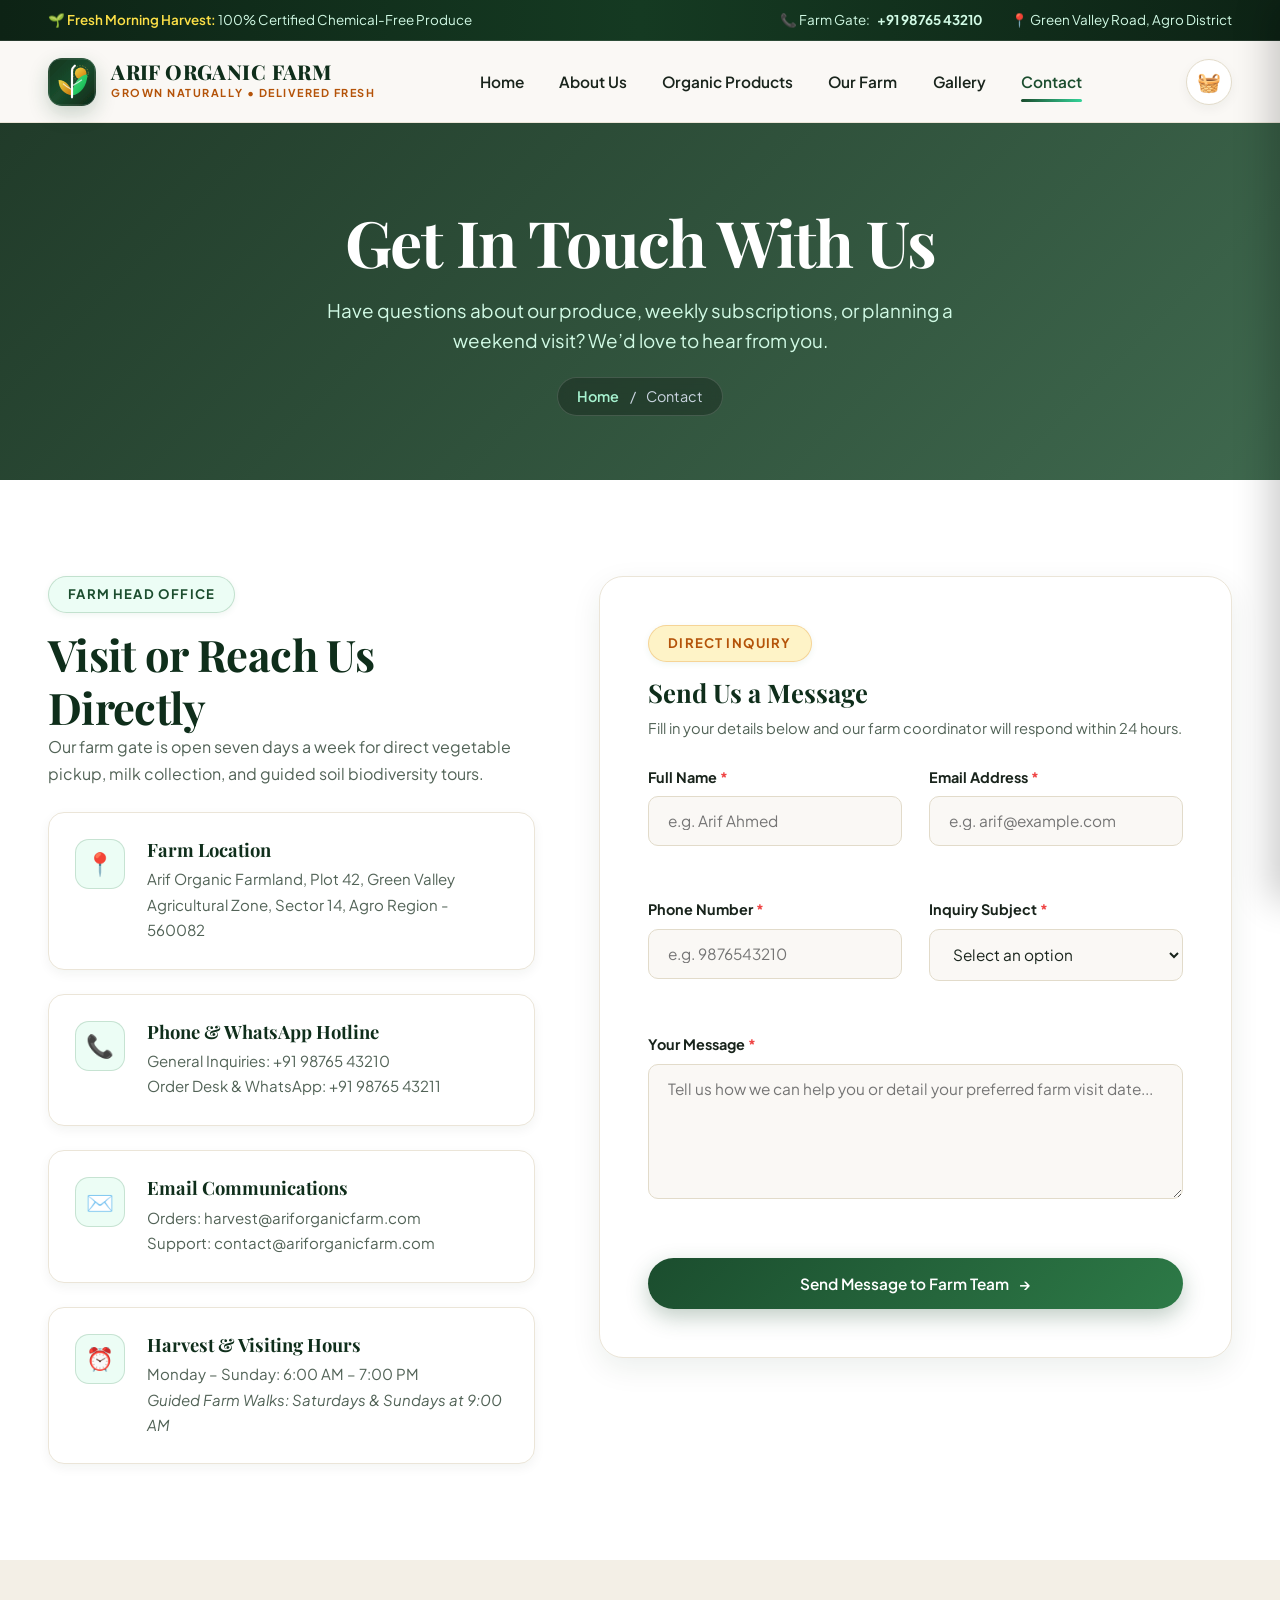
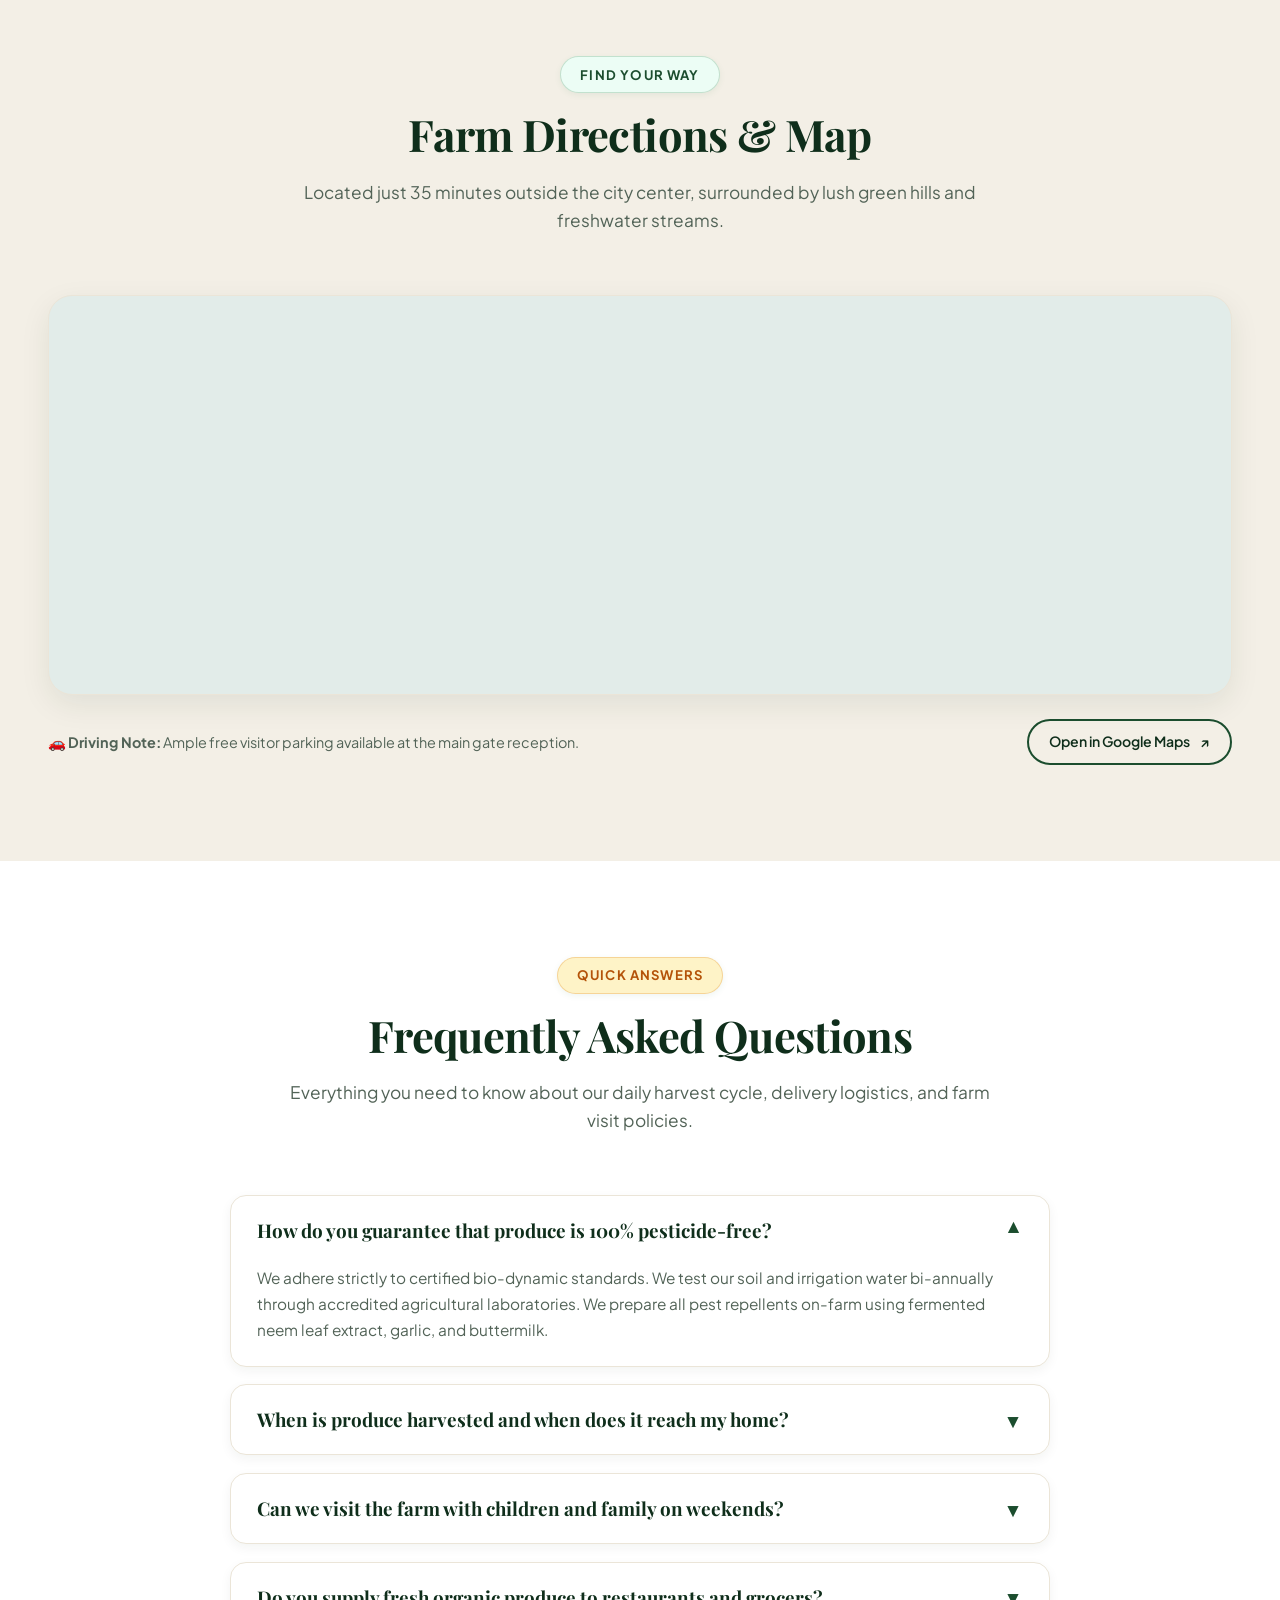
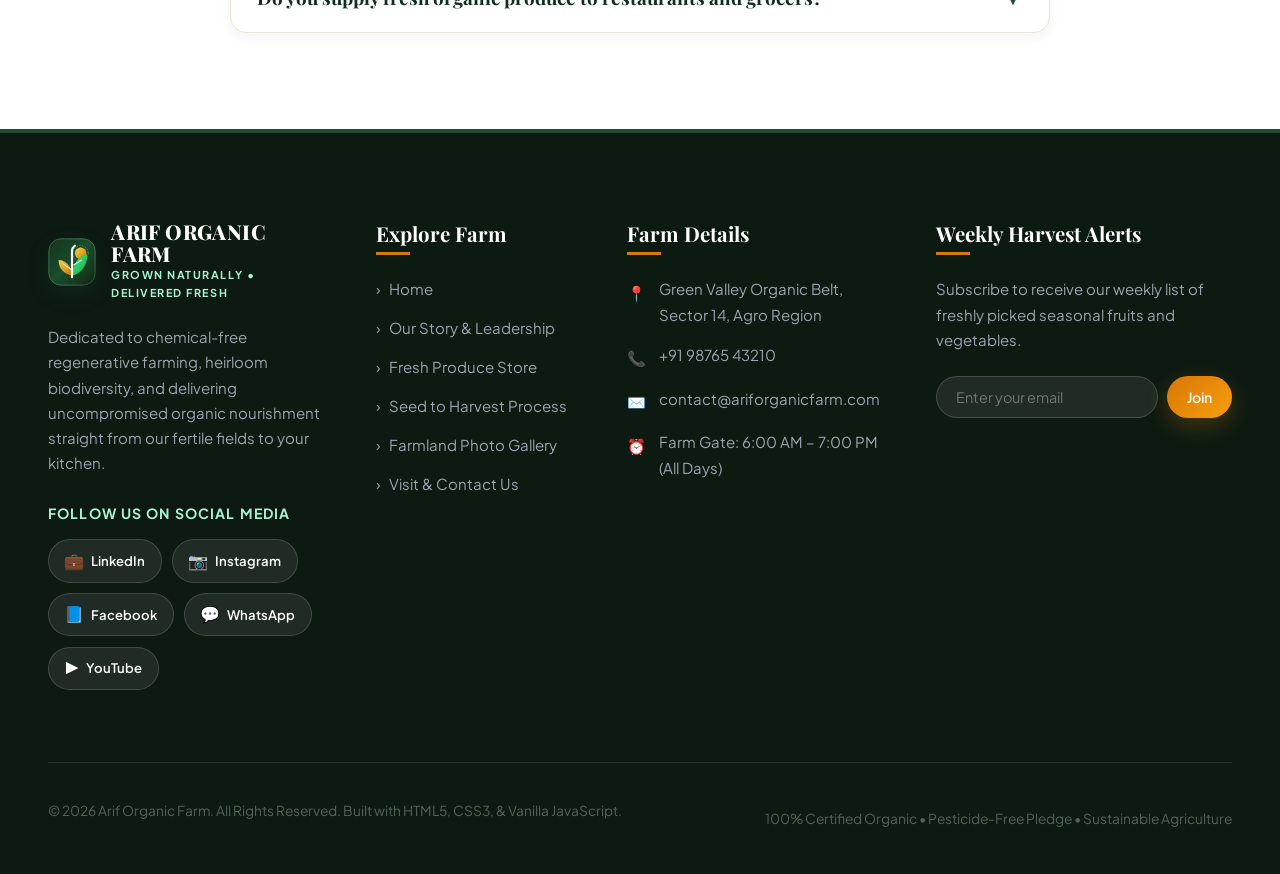
<file: contact.html>
<!DOCTYPE html>
<html lang="en">
<head>
  <meta charset="UTF-8">
  <meta name="viewport" content="width=device-width, initial-scale=1.0">
  <meta name="description" content="Contact Arif Organic Farm. Get in touch for farm gate orders, schedule a guided agro-tourism visit, or inquire about wholesale chemical-free produce.">
  <title>Contact Us & Farm Location — Arif Organic Farm</title>
  <!-- Google Fonts -->
  <link rel="preconnect" href="https://fonts.googleapis.com">
  <link rel="preconnect" href="https://fonts.gstatic.com" crossorigin>
  <link href="https://fonts.googleapis.com/css2?family=Playfair+Display:ital,wght@0,600;0,700;0,800;1,600&family=Plus+Jakarta+Sans:wght@400;500;600;700&display=swap" rel="stylesheet">
  <!-- Stylesheet -->
  <link rel="stylesheet" href="style.css">
</head>
<body>

  <!-- Top Announcement Bar -->
  <div class="top-bar">
    <div class="container">
      <div>
        <span>🌱 <strong class="top-bar-highlight">Fresh Morning Harvest:</strong> 100% Certified Chemical-Free Produce</span>
      </div>
      <div class="top-bar-info">
        <div class="top-bar-item">
          <span>📞 Farm Gate:</span>
          <strong>+91 98765 43210</strong>
        </div>
        <div class="top-bar-item">
          <span>📍 Green Valley Road, Agro District</span>
        </div>
      </div>
    </div>
  </div>

  <!-- Main Navigation Header -->
  <header class="site-header">
    <div class="container nav-container">
      <a href="index.html" class="brand-logo" aria-label="Arif Organic Farm Home">
        <div class="logo-icon-box">
          <img src="images/logo.svg" alt="Arif Organic Farm Emblem Logo">
        </div>
        <div class="brand-name">
          <span class="main-title">ARIF ORGANIC FARM</span>
          <span class="sub-title">GROWN NATURALLY • DELIVERED FRESH</span>
        </div>
      </a>

      <!-- Navigation Links -->
      <nav class="nav-menu" aria-label="Main Navigation">
        <a href="index.html" class="nav-link">Home</a>
        <a href="about.html" class="nav-link">About Us</a>
        <a href="products.html" class="nav-link">Organic Products</a>
        <a href="farm.html" class="nav-link">Our Farm</a>
        <a href="gallery.html" class="nav-link">Gallery</a>
        <a href="contact.html" class="nav-link active">Contact</a>
      </nav>

      <!-- Nav Actions -->
      <div class="nav-actions">
        <button class="cart-toggle-btn" aria-label="View shopping basket" title="View shopping basket">
          <span>🧺</span>
          <span class="cart-badge" style="display: none;">0</span>
        </button>

        <button class="mobile-nav-toggle" aria-label="Toggle mobile menu" aria-expanded="false">
          <span></span>
          <span></span>
          <span></span>
        </button>
      </div>
    </div>
  </header>

  <!-- Page Hero Header -->
  <section class="page-hero">
    <div class="container">
      <h1 class="page-hero-title">Get In Touch With Us</h1>
      <p class="page-hero-subtitle">Have questions about our produce, weekly subscriptions, or planning a weekend visit? We’d love to hear from you.</p>
      <div class="breadcrumbs">
        <a href="index.html">Home</a>
        <span>/</span>
        <span>Contact</span>
      </div>
    </div>
  </section>

  <!-- Main Content -->
  <main>
    <!-- Contact Form & Info Cards Section -->
    <section class="section section-white">
      <div class="container">
        <div class="contact-layout">

          <!-- Left Column: Contact Information Cards -->
          <div class="contact-info-cards reveal-on-scroll">
            <div>
              <span class="section-tag">Farm Head Office</span>
              <h2>Visit or Reach Us Directly</h2>
              <p>
                Our farm gate is open seven days a week for direct vegetable pickup, milk collection, and guided soil biodiversity tours.
              </p>
            </div>

            <!-- Card 1: Address -->
            <div class="contact-card">
              <div class="contact-icon-box">📍</div>
              <div>
                <h3 class="contact-card-title">Farm Location</h3>
                <p class="contact-card-text">
                  Arif Organic Farmland, Plot 42, Green Valley Agricultural Zone, Sector 14, Agro Region - 560082
                </p>
              </div>
            </div>

            <!-- Card 2: Telephone & WhatsApp -->
            <div class="contact-card">
              <div class="contact-icon-box">📞</div>
              <div>
                <h3 class="contact-card-title">Phone & WhatsApp Hotline</h3>
                <p class="contact-card-text">
                  General Inquiries: +91 98765 43210<br>
                  Order Desk & WhatsApp: +91 98765 43211
                </p>
              </div>
            </div>

            <!-- Card 3: Email -->
            <div class="contact-card">
              <div class="contact-icon-box">✉️</div>
              <div>
                <h3 class="contact-card-title">Email Communications</h3>
                <p class="contact-card-text">
                  Orders: harvest@ariforganicfarm.com<br>
                  Support: contact@ariforganicfarm.com
                </p>
              </div>
            </div>

            <!-- Card 4: Operating Hours -->
            <div class="contact-card">
              <div class="contact-icon-box">⏰</div>
              <div>
                <h3 class="contact-card-title">Harvest & Visiting Hours</h3>
                <p class="contact-card-text">
                  Monday – Sunday: 6:00 AM – 7:00 PM<br>
                  <em>Guided Farm Walks: Saturdays & Sundays at 9:00 AM</em>
                </p>
              </div>
            </div>
          </div>

          <!-- Right Column: Interactive Contact Form -->
          <div class="contact-form-container reveal-on-scroll">
            <span class="section-tag accent-tag">Direct Inquiry</span>
            <h3 style="margin-bottom: 0.5rem; font-size: 1.6rem;">Send Us a Message</h3>
            <p style="margin-bottom: 1.5rem; font-size: 0.92rem;">
              Fill in your details below and our farm coordinator will respond within 24 hours.
            </p>

            <!-- Success Banner -->
            <div class="form-success-banner" role="alert">
              <span>✓</span>
              <span><strong>Message Received!</strong> Thank you for reaching out to Arif Organic Farm. We will get back to you shortly.</span>
            </div>

            <form id="contactForm" novalidate>
              <div class="form-grid">
                <!-- Name -->
                <div class="form-group">
                  <label for="contactName" class="form-label">Full Name <span class="req">*</span></label>
                  <input type="text" id="contactName" class="form-control" placeholder="e.g. Arif Ahmed" required>
                  <span class="form-error" id="contactNameError"></span>
                </div>

                <!-- Email -->
                <div class="form-group">
                  <label for="contactEmail" class="form-label">Email Address <span class="req">*</span></label>
                  <input type="email" id="contactEmail" class="form-control" placeholder="e.g. arif@example.com" required>
                  <span class="form-error" id="contactEmailError"></span>
                </div>

                <!-- Phone -->
                <div class="form-group">
                  <label for="contactPhone" class="form-label">Phone Number <span class="req">*</span></label>
                  <input type="tel" id="contactPhone" class="form-control" placeholder="e.g. 9876543210" required>
                  <span class="form-error" id="contactPhoneError"></span>
                </div>

                <!-- Subject -->
                <div class="form-group">
                  <label for="contactSubject" class="form-label">Inquiry Subject <span class="req">*</span></label>
                  <select id="contactSubject" class="form-control" required>
                    <option value="" disabled selected>Select an option</option>
                    <option value="harvest_orders">Fresh Produce / Basket Order</option>
                    <option value="farm_tour">Schedule Weekend Farm Walk</option>
                    <option value="wholesale">Bulk / Wholesale Restaurant Supply</option>
                    <option value="consulting">Organic Farming Consultation</option>
                    <option value="feedback">General Feedback</option>
                  </select>
                  <span class="form-error" id="contactSubjectError"></span>
                </div>

                <!-- Message -->
                <div class="form-group full-width">
                  <label for="contactMessage" class="form-label">Your Message <span class="req">*</span></label>
                  <textarea id="contactMessage" class="form-control" placeholder="Tell us how we can help you or detail your preferred farm visit date..." required></textarea>
                  <span class="form-error" id="contactMessageError"></span>
                </div>

                <!-- Submit Button -->
                <div class="form-group full-width" style="margin-top: 0.5rem;">
                  <button type="submit" class="btn btn-primary" style="width: 100%; padding: 1rem;">
                    <span>Send Message to Farm Team</span>
                    <span>&rarr;</span>
                  </button>
                </div>
              </div>
            </form>
          </div>

        </div>
      </div>
    </section>

    <!-- Embedded Location Map Section -->
    <section class="section section-alt">
      <div class="container">
        <div class="section-header reveal-on-scroll">
          <span class="section-tag">Find Your Way</span>
          <h2 class="section-title">Farm Directions & Map</h2>
          <p class="section-subtitle">
            Located just 35 minutes outside the city center, surrounded by lush green hills and freshwater streams.
          </p>
        </div>

        <div class="map-container reveal-on-scroll">
          <iframe 
            title="Arif Organic Farm Location Map" 
            src="https://www.openstreetmap.org/export/embed.html?bbox=77.45%2C12.85%2C77.65%2C13.05&amp;layer=mapnik&amp;marker=12.95%2C77.55" 
            loading="lazy">
          </iframe>
        </div>

        <div style="margin-top: 1.5rem; display: flex; justify-content: space-between; align-items: center; flex-wrap: wrap; gap: 1rem; font-size: 0.9rem; color: var(--text-muted);">
          <div>
            <span>🚗 <strong>Driving Note:</strong> Ample free visitor parking available at the main gate reception.</span>
          </div>
          <div>
            <a href="https://maps.google.com" target="_blank" rel="noopener noreferrer" class="btn btn-outline btn-sm">
              <span>Open in Google Maps</span>
              <span>↗</span>
            </a>
          </div>
        </div>
      </div>
    </section>

    <!-- Frequently Asked Questions (FAQ) Accordion -->
    <section class="section section-white">
      <div class="container">
        <div class="section-header reveal-on-scroll">
          <span class="section-tag accent-tag">Quick Answers</span>
          <h2 class="section-title">Frequently Asked Questions</h2>
          <p class="section-subtitle">
            Everything you need to know about our daily harvest cycle, delivery logistics, and farm visit policies.
          </p>
        </div>

        <div class="faq-list">
          <div class="faq-item active reveal-on-scroll">
            <button class="faq-question">
              <span>How do you guarantee that produce is 100% pesticide-free?</span>
              <span class="faq-icon">▼</span>
            </button>
            <div class="faq-answer">
              <p>
                We adhere strictly to certified bio-dynamic standards. We test our soil and irrigation water bi-annually through accredited agricultural laboratories. We prepare all pest repellents on-farm using fermented neem leaf extract, garlic, and buttermilk.
              </p>
            </div>
          </div>

          <div class="faq-item reveal-on-scroll">
            <button class="faq-question">
              <span>When is produce harvested and when does it reach my home?</span>
              <span class="faq-icon">▼</span>
            </button>
            <div class="faq-answer">
              <p>
                All crops are picked at dawn between 5:00 AM and 8:00 AM. Orders placed by 8:00 PM the previous night are packed in ventilated eco-bags and delivered to your doorstep the same morning by 11:00 AM.
              </p>
            </div>
          </div>

          <div class="faq-item reveal-on-scroll">
            <button class="faq-question">
              <span>Can we visit the farm with children and family on weekends?</span>
              <span class="faq-icon">▼</span>
            </button>
            <div class="faq-answer">
              <p>
                Yes! We welcome families and student groups every Saturday and Sunday. You can experience our seed-to-harvest trail, visit the cow sheds, learn composting, and pick your own vegetable basket. No prior fee required.
              </p>
            </div>
          </div>

          <div class="faq-item reveal-on-scroll">
            <button class="faq-question">
              <span>Do you supply fresh organic produce to restaurants and grocers?</span>
              <span class="faq-icon">▼</span>
            </button>
            <div class="faq-answer">
              <p>
                Yes, we supply top farm-to-table culinary kitchens and health cafes with scheduled daily deliveries of specialty heirloom greens, microgreens, and seasonal fruits. Use the contact form above with subject "Wholesale Supply".
              </p>
            </div>
          </div>
        </div>
      </div>
    </section>
  </main>

  <!-- Back to Top Button -->
  <button class="back-to-top" aria-label="Back to top" title="Scroll to top">&#8593;</button>

  <!-- Site Footer -->
  <footer class="site-footer">
    <div class="container">
      <div class="footer-grid">
        <div class="footer-brand">
          <a href="index.html" class="brand-logo">
            <div class="logo-icon-box">
              <img src="images/logo.svg" alt="Arif Organic Farm Emblem Logo">
            </div>
            <div class="brand-name">
              <span class="main-title" style="color: #ffffff;">ARIF ORGANIC FARM</span>
              <span class="sub-title" style="color: #a7f3d0;">GROWN NATURALLY • DELIVERED FRESH</span>
            </div>
          </a>
          <p class="footer-text">
            Dedicated to chemical-free regenerative farming, heirloom biodiversity, and delivering uncompromised organic nourishment straight from our fertile fields to your kitchen.
          </p>
          <div class="footer-social-wrapper">
            <div class="footer-social-title">Follow Us On Social Media</div>
            <div class="social-links">
              <a href="https://linkedin.com" target="_blank" rel="noopener noreferrer" class="social-pill linkedin" aria-label="LinkedIn">
                <span class="social-icon">💼</span>
                <span>LinkedIn</span>
              </a>
              <a href="https://instagram.com" target="_blank" rel="noopener noreferrer" class="social-pill instagram" aria-label="Instagram">
                <span class="social-icon">📷</span>
                <span>Instagram</span>
              </a>
              <a href="https://facebook.com" target="_blank" rel="noopener noreferrer" class="social-pill facebook" aria-label="Facebook">
                <span class="social-icon">📘</span>
                <span>Facebook</span>
              </a>
              <a href="https://whatsapp.com" target="_blank" rel="noopener noreferrer" class="social-pill whatsapp" aria-label="WhatsApp">
                <span class="social-icon">💬</span>
                <span>WhatsApp</span>
              </a>
              <a href="https://youtube.com" target="_blank" rel="noopener noreferrer" class="social-pill youtube" aria-label="YouTube">
                <span class="social-icon">▶️</span>
                <span>YouTube</span>
              </a>
            </div>
          </div>
        </div>

        <div>
          <h4 class="footer-title">Explore Farm</h4>
          <ul class="footer-links">
            <li><a href="index.html"><span>›</span> Home</a></li>
            <li><a href="about.html"><span>›</span> Our Story & Leadership</a></li>
            <li><a href="products.html"><span>›</span> Fresh Produce Store</a></li>
            <li><a href="farm.html"><span>›</span> Seed to Harvest Process</a></li>
            <li><a href="gallery.html"><span>›</span> Farmland Photo Gallery</a></li>
            <li><a href="contact.html"><span>›</span> Visit & Contact Us</a></li>
          </ul>
        </div>

        <div>
          <h4 class="footer-title">Farm Details</h4>
          <div class="footer-contact-item">
            <span class="icon">📍</span>
            <span>Green Valley Organic Belt, Sector 14, Agro Region</span>
          </div>
          <div class="footer-contact-item">
            <span class="icon">📞</span>
            <span>+91 98765 43210</span>
          </div>
          <div class="footer-contact-item">
            <span class="icon">✉️</span>
            <span>contact@ariforganicfarm.com</span>
          </div>
          <div class="footer-contact-item">
            <span class="icon">⏰</span>
            <span>Farm Gate: 6:00 AM – 7:00 PM (All Days)</span>
          </div>
        </div>

        <div>
          <h4 class="footer-title">Weekly Harvest Alerts</h4>
          <p class="footer-text">
            Subscribe to receive our weekly list of freshly picked seasonal fruits and vegetables.
          </p>
          <form class="newsletter-form" onsubmit="event.preventDefault(); alert('🌱 Thank you for subscribing to Arif Farm harvest alerts!'); this.reset();">
            <input type="email" class="newsletter-input" placeholder="Enter your email" required aria-label="Email address for newsletter">
            <button type="submit" class="btn btn-secondary btn-sm">Join</button>
          </form>
        </div>
      </div>

      <div class="footer-bottom">
        <p>© 2026 Arif Organic Farm. All Rights Reserved. Built with HTML5, CSS3, & Vanilla JavaScript.</p>
        <p>100% Certified Organic • Pesticide-Free Pledge • Sustainable Agriculture</p>
      </div>
    </div>
  </footer>

  <!-- JavaScript Script -->
  <script src="script.js"></script>
</body>
</html>
</file>
<file: style.css>
/* ==========================================================================
   ARIF ORGANIC FARM - PREMIUM MAIN STYLESHEET
   Pure Vanilla CSS design system crafted with a modern, luxury organic aesthetic.
   ========================================================================== */

/* --- 1. CSS VARIABLES (DESIGN TOKENS) --- */
:root {
  /* Premium Organic Palette */
  --primary: #1b4d2e;          /* Deep rich forest green */
  --primary-dark: #0f2e1b;     /* Midnight foliage dark */
  --primary-light: #2d7a47;    /* Vibrant leaf emerald */
  --accent: #d97706;           /* Warm harvest gold / amber */
  --accent-dark: #b45309;      /* Deep terracotta amber */
  --accent-light: #fef3c7;     /* Soft warm gold tint */
  --sprout: #34d399;           /* Fresh young sprout */
  --sprout-bg: #ecfdf5;        /* Light mint tint */
  --soil: #4a3525;             /* Rich organic soil brown */
  --soil-light: #7c5335;       /* Warm terracotta brown */
  
  /* Backgrounds & Surfaces */
  --bg-main: #faf8f5;          /* Warm linen cream */
  --bg-surface: #ffffff;       /* Pure white card surface */
  --bg-alt: #f3efe6;           /* Soft parchment background */
  --bg-dark: #0d1a12;          /* Midnight forest footer */
  --bg-glass: rgba(255, 255, 255, 0.85);
  
  /* Typography Colors */
  --text-main: #19241c;        /* Charcoal forest dark */
  --text-muted: #526357;       /* Muted sage slate */
  --text-light: #7e9184;       /* Light stone grey */
  --text-on-dark: #f8faf8;     /* Crisp off-white */
  
  /* Borders & Shadows */
  --border-color: #e2dbca;
  --border-light: #ebe5d8;
  --shadow-sm: 0 4px 12px rgba(15, 46, 27, 0.05);
  --shadow-md: 0 10px 30px rgba(15, 46, 27, 0.08);
  --shadow-lg: 0 20px 48px rgba(15, 46, 27, 0.12);
  --shadow-hover: 0 24px 54px rgba(15, 46, 27, 0.16);
  
  /* Border Radius */
  --radius-sm: 10px;
  --radius-md: 16px;
  --radius-lg: 24px;
  --radius-full: 9999px;
  
  /* Transitions */
  --transition: all 0.3s cubic-bezier(0.25, 0.8, 0.25, 1);
  --transition-fast: all 0.18s ease;
  
  /* Typography */
  --font-heading: 'Playfair Display', Georgia, serif;
  --font-body: 'Plus Jakarta Sans', -apple-system, BlinkMacSystemFont, 'Segoe UI', Roboto, sans-serif;
  
  /* Layout */
  --container-max: 1240px;
  --header-height: 82px;
}

/* --- 2. GLOBAL RESET & BASE STYLES --- */
*, *::before, *::after {
  margin: 0;
  padding: 0;
  box-sizing: border-box;
}

html {
  font-size: 16px;
  scroll-behavior: smooth;
  scroll-padding-top: var(--header-height);
}

body {
  font-family: var(--font-body);
  background-color: var(--bg-main);
  color: var(--text-main);
  line-height: 1.68;
  -webkit-font-smoothing: antialiased;
  -moz-osx-font-smoothing: grayscale;
  overflow-x: hidden;
  position: relative;
}

img {
  max-width: 100%;
  height: auto;
  display: block;
  object-fit: cover;
}

a {
  text-decoration: none;
  color: inherit;
  transition: var(--transition);
}

button, input, select, textarea {
  font-family: inherit;
  font-size: inherit;
  border: none;
  outline: none;
  background: none;
}

button {
  cursor: pointer;
  transition: var(--transition);
}

ul, ol {
  list-style: none;
}

/* --- 3. TYPOGRAPHY & HEADINGS --- */
h1, h2, h3, h4, h5, h6 {
  font-family: var(--font-heading);
  color: var(--primary-dark);
  line-height: 1.22;
  font-weight: 700;
}

h1 { font-size: clamp(2.5rem, 5vw, 4rem); letter-spacing: -0.025em; }
h2 { font-size: clamp(2rem, 3.4vw, 2.85rem); letter-spacing: -0.015em; }
h3 { font-size: clamp(1.35rem, 2vw, 1.75rem); }
h4 { font-size: 1.25rem; }

p {
  color: var(--text-muted);
  margin-bottom: 1rem;
}

p:last-child {
  margin-bottom: 0;
}

.container {
  width: 100%;
  max-width: var(--container-max);
  margin-left: auto;
  margin-right: auto;
  padding-left: 1.75rem;
  padding-right: 1.75rem;
}

/* Section Header */
.section-header {
  text-align: center;
  max-width: 720px;
  margin: 0 auto 3.75rem;
}

.section-header.text-left {
  text-align: left;
  margin-left: 0;
}

.section-tag {
  display: inline-flex;
  align-items: center;
  gap: 0.5rem;
  padding: 0.4rem 1.2rem;
  background: var(--sprout-bg);
  color: var(--primary);
  font-size: 0.82rem;
  font-weight: 700;
  text-transform: uppercase;
  letter-spacing: 0.09em;
  border-radius: var(--radius-full);
  margin-bottom: 0.95rem;
  border: 1px solid rgba(45, 122, 71, 0.22);
  box-shadow: 0 2px 6px rgba(45, 122, 71, 0.08);
}

.section-tag.accent-tag {
  background: var(--accent-light);
  color: var(--accent-dark);
  border-color: rgba(217, 119, 6, 0.25);
}

.section-title {
  margin-bottom: 1rem;
}

.section-subtitle {
  font-size: 1.08rem;
  color: var(--text-muted);
  line-height: 1.65;
}

/* Section Padding */
.section {
  padding: 6rem 0;
  position: relative;
}

.section-alt {
  background-color: var(--bg-alt);
}

.section-white {
  background-color: var(--bg-surface);
}

/* --- 4. BUTTONS & BADGES --- */
.btn {
  display: inline-flex;
  align-items: center;
  justify-content: center;
  gap: 0.65rem;
  padding: 0.9rem 2rem;
  font-size: 0.96rem;
  font-weight: 600;
  border-radius: var(--radius-full);
  transition: var(--transition);
  text-align: center;
  white-space: nowrap;
}

.btn-primary {
  background: linear-gradient(135deg, var(--primary) 0%, var(--primary-light) 100%);
  color: #ffffff;
  box-shadow: 0 8px 22px rgba(27, 77, 46, 0.28);
}

.btn-primary:hover {
  background: linear-gradient(135deg, var(--primary-dark) 0%, var(--primary) 100%);
  transform: translateY(-3px);
  box-shadow: 0 12px 28px rgba(27, 77, 46, 0.38);
  color: #ffffff;
}

.btn-secondary {
  background: linear-gradient(135deg, var(--accent) 0%, #f59e0b 100%);
  color: #ffffff;
  box-shadow: 0 8px 22px rgba(217, 119, 6, 0.28);
}

.btn-secondary:hover {
  background: linear-gradient(135deg, var(--accent-dark) 0%, var(--accent) 100%);
  transform: translateY(-3px);
  box-shadow: 0 12px 28px rgba(217, 119, 6, 0.38);
  color: #ffffff;
}

.btn-outline {
  background: transparent;
  color: var(--primary-dark);
  border: 2px solid var(--primary);
}

.btn-outline:hover {
  background: var(--primary);
  color: #ffffff;
  transform: translateY(-3px);
  box-shadow: 0 8px 22px rgba(27, 77, 46, 0.22);
}

.btn-white {
  background: #ffffff;
  color: var(--primary-dark);
  box-shadow: var(--shadow-md);
}

.btn-white:hover {
  background: var(--bg-alt);
  transform: translateY(-3px);
  box-shadow: var(--shadow-lg);
}

.btn-sm {
  padding: 0.58rem 1.25rem;
  font-size: 0.88rem;
}

/* Badges */
.badge {
  display: inline-block;
  padding: 0.3rem 0.85rem;
  border-radius: var(--radius-full);
  font-size: 0.75rem;
  font-weight: 700;
  text-transform: uppercase;
  letter-spacing: 0.06em;
  box-shadow: 0 2px 6px rgba(0, 0, 0, 0.06);
}

.badge-green { background: var(--sprout-bg); color: var(--primary); border: 1px solid rgba(45, 122, 71, 0.2); }
.badge-gold { background: var(--accent-light); color: var(--accent-dark); border: 1px solid rgba(217, 119, 6, 0.2); }
.badge-sale { background: #fee2e2; color: #b91c1c; border: 1px solid rgba(185, 28, 28, 0.2); }

/* --- 5. TOP ANNOUNCEMENT BAR --- */
.top-bar {
  background: linear-gradient(90deg, #0d2315 0%, #153a22 50%, #0d2315 100%);
  color: #d1fae5;
  font-size: 0.84rem;
  padding: 0.55rem 0;
  border-bottom: 1px solid rgba(255, 255, 255, 0.1);
}

.top-bar .container {
  display: flex;
  justify-content: space-between;
  align-items: center;
  flex-wrap: wrap;
  gap: 0.5rem;
}

.top-bar-info {
  display: flex;
  align-items: center;
  gap: 1.75rem;
}

.top-bar-item {
  display: flex;
  align-items: center;
  gap: 0.45rem;
}

.top-bar-highlight {
  color: #fde047;
  font-weight: 600;
}

/* --- 6. NAVIGATION & HEADER --- */
.site-header {
  position: sticky;
  top: 0;
  left: 0;
  width: 100%;
  background: rgba(250, 248, 245, 0.95);
  backdrop-filter: blur(14px);
  -webkit-backdrop-filter: blur(14px);
  z-index: 1000;
  border-bottom: 1px solid var(--border-light);
  transition: var(--transition);
  height: var(--header-height);
  display: flex;
  align-items: center;
}

.site-header.scrolled {
  background: rgba(255, 255, 255, 0.98);
  box-shadow: 0 6px 26px rgba(15, 46, 27, 0.08);
}

.nav-container {
  display: flex;
  align-items: center;
  justify-content: space-between;
  width: 100%;
}

.brand-logo {
  display: flex;
  align-items: center;
  gap: 0.95rem;
  font-family: var(--font-heading);
  font-size: 1.45rem;
  font-weight: 800;
  color: var(--primary-dark);
  transition: var(--transition);
}

.brand-logo:hover {
  transform: translateY(-1px);
}

.logo-icon-box {
  width: 48px;
  height: 48px;
  border-radius: 14px;
  display: flex;
  align-items: center;
  justify-content: center;
  overflow: hidden;
  box-shadow: 0 8px 20px rgba(27, 77, 46, 0.22);
  flex-shrink: 0;
  transition: transform 0.3s ease, box-shadow 0.3s ease;
}

.brand-logo:hover .logo-icon-box {
  transform: scale(1.06) rotate(3deg);
  box-shadow: 0 10px 24px rgba(27, 77, 46, 0.32);
}

.logo-icon-box img, .logo-icon-box svg {
  width: 100%;
  height: 100%;
  object-fit: cover;
  display: block;
}

.brand-name {
  display: flex;
  flex-direction: column;
}

.brand-name span.main-title {
  font-family: var(--font-heading);
  color: var(--primary-dark);
  font-size: 1.28rem;
  font-weight: 800;
  letter-spacing: 0.02em;
  line-height: 1.1;
}

.brand-name span.sub-title {
  font-family: var(--font-body);
  font-size: 0.68rem;
  font-weight: 700;
  color: var(--accent-dark);
  text-transform: uppercase;
  letter-spacing: 0.14em;
}

/* Nav Links */
.nav-menu {
  display: flex;
  align-items: center;
  gap: 2.2rem;
}

.nav-link {
  font-size: 0.96rem;
  font-weight: 600;
  color: var(--text-main);
  position: relative;
  padding: 0.45rem 0;
}

.nav-link::after {
  content: '';
  position: absolute;
  bottom: 0;
  left: 0;
  width: 0;
  height: 2.5px;
  background: linear-gradient(90deg, var(--primary), var(--sprout));
  border-radius: 2px;
  transition: width 0.25s ease;
}

.nav-link:hover, .nav-link.active {
  color: var(--primary);
}

.nav-link:hover::after, .nav-link.active::after {
  width: 100%;
}

.nav-actions {
  display: flex;
  align-items: center;
  gap: 1rem;
}

.cart-toggle-btn {
  position: relative;
  background: #ffffff;
  color: var(--primary-dark);
  border: 1.5px solid var(--border-color);
  width: 46px;
  height: 46px;
  border-radius: 50%;
  display: flex;
  align-items: center;
  justify-content: center;
  font-size: 1.2rem;
  transition: var(--transition);
  box-shadow: var(--shadow-sm);
}

.cart-toggle-btn:hover {
  background: var(--primary);
  color: #ffffff;
  border-color: var(--primary);
  transform: scale(1.06);
  box-shadow: 0 6px 18px rgba(27, 77, 46, 0.25);
}

.cart-badge {
  position: absolute;
  top: -4px;
  right: -4px;
  background: var(--accent);
  color: #ffffff;
  font-size: 0.72rem;
  font-weight: 700;
  width: 21px;
  height: 21px;
  border-radius: 50%;
  display: flex;
  align-items: center;
  justify-content: center;
  border: 2px solid #ffffff;
  box-shadow: 0 2px 6px rgba(0, 0, 0, 0.15);
}

/* Mobile Toggle */
.mobile-nav-toggle {
  display: none;
  flex-direction: column;
  justify-content: space-between;
  width: 30px;
  height: 20px;
  cursor: pointer;
  z-index: 1100;
}

.mobile-nav-toggle span {
  display: block;
  height: 2.5px;
  width: 100%;
  background-color: var(--primary-dark);
  border-radius: 2px;
  transition: var(--transition);
}

.mobile-nav-toggle.open span:nth-child(1) {
  transform: translateY(8.5px) rotate(45deg);
}
.mobile-nav-toggle.open span:nth-child(2) {
  opacity: 0;
}
.mobile-nav-toggle.open span:nth-child(3) {
  transform: translateY(-8.5px) rotate(-45deg);
}

/* --- 7. HERO SECTION (HOME) - CLEAN PREMIUM SPLIT WITH FARMER SPOTLIGHT --- */
.hero {
  position: relative;
  min-height: 86vh;
  display: flex;
  align-items: center;
  padding: 4.5rem 0 5rem;
  background: linear-gradient(180deg, #faf8f5 0%, #f4efe6 100%);
  color: var(--text-main);
  overflow: hidden;
}

.hero-split-grid {
  display: grid;
  grid-template-columns: 1.15fr 1fr;
  gap: 4rem;
  align-items: center;
}

.hero-content {
  max-width: 620px;
  position: relative;
  z-index: 2;
}

.hero-tag {
  display: inline-flex;
  align-items: center;
  gap: 0.55rem;
  background: #ede6d6;
  padding: 0.45rem 1.25rem;
  border-radius: var(--radius-full);
  font-size: 0.82rem;
  font-weight: 700;
  color: #785a3a;
  border: 1px solid rgba(120, 90, 58, 0.18);
  margin-bottom: 1.5rem;
  letter-spacing: 0.08em;
  text-transform: uppercase;
}

.hero-title {
  color: var(--primary-dark);
  margin-bottom: 1.35rem;
  font-size: clamp(2.8rem, 5vw, 4.4rem);
  line-height: 1.12;
  font-weight: 800;
  letter-spacing: -0.025em;
}

.hero-title span.italic-subtitle {
  display: block;
  font-family: var(--font-heading);
  font-weight: 400;
  font-style: italic;
  color: #a47148;
  font-size: 0.88em;
  margin-top: 0.2rem;
}

.hero-description {
  color: #4b584d;
  font-size: 1.12rem;
  margin-bottom: 2.25rem;
  line-height: 1.7;
}

.hero-buttons {
  display: flex;
  align-items: center;
  gap: 1.25rem;
  flex-wrap: wrap;
  margin-bottom: 2.75rem;
}

.hero-btn-dark {
  background: #19241c;
  color: #ffffff;
  padding: 0.95rem 2.2rem;
  border-radius: 12px;
  font-weight: 600;
  display: inline-flex;
  align-items: center;
  gap: 0.5rem;
  box-shadow: 0 8px 24px rgba(25, 36, 28, 0.18);
  transition: var(--transition);
}

.hero-btn-dark:hover {
  background: var(--primary);
  transform: translateY(-2px);
  box-shadow: 0 12px 28px rgba(27, 77, 46, 0.28);
  color: #ffffff;
}

.hero-btn-light {
  background: transparent;
  color: var(--text-main);
  padding: 0.95rem 2rem;
  border-radius: 12px;
  border: 1.5px solid #d4cbb8;
  font-weight: 600;
  display: inline-flex;
  align-items: center;
  transition: var(--transition);
}

.hero-btn-light:hover {
  background: #ffffff;
  border-color: var(--primary);
  color: var(--primary);
  transform: translateY(-2px);
  box-shadow: var(--shadow-sm);
}

.hero-trust-bar {
  display: flex;
  align-items: center;
  gap: 2rem;
  padding-top: 1.75rem;
  border-top: 1px solid rgba(0, 0, 0, 0.08);
  flex-wrap: wrap;
}

.trust-item {
  display: flex;
  align-items: center;
  gap: 0.5rem;
  font-size: 0.88rem;
  font-weight: 600;
  color: #526357;
}

.trust-item span.icon {
  color: var(--primary);
  font-size: 1rem;
}

/* Right Side: Farmer Card Frame */
.hero-visual-col {
  position: relative;
  display: flex;
  justify-content: center;
}

.hero-image-card {
  position: relative;
  width: 100%;
  max-width: 480px;
  height: 570px;
  border-radius: 36px;
  overflow: hidden;
  box-shadow: 0 24px 60px rgba(27, 77, 46, 0.15), 0 4px 12px rgba(0, 0, 0, 0.05);
  border: 4px solid #ffffff;
  background: #e9e3d5;
}

.hero-image-card img {
  width: 100%;
  height: 100%;
  object-fit: cover;
  object-position: center top;
  transition: transform 0.6s ease;
}

.hero-image-card:hover img {
  transform: scale(1.03);
}

/* Floating Glassmorphic Badges */
.hero-floating-badge {
  position: absolute;
  background: rgba(255, 255, 255, 0.94);
  backdrop-filter: blur(12px);
  -webkit-backdrop-filter: blur(12px);
  padding: 0.9rem 1.35rem;
  border-radius: 18px;
  box-shadow: 0 14px 36px rgba(15, 46, 27, 0.14);
  border: 1px solid rgba(255, 255, 255, 0.8);
  display: flex;
  align-items: center;
  gap: 0.85rem;
  z-index: 3;
  animation: floatSubtle 4s ease-in-out infinite alternate;
}

.hero-floating-badge.badge-top-right {
  top: 2rem;
  right: -1.5rem;
}

.hero-floating-badge.badge-bottom-left {
  bottom: 2rem;
  left: -1.5rem;
  animation-delay: 2s;
}

.floating-badge-icon {
  width: 42px;
  height: 42px;
  border-radius: 12px;
  background: var(--sprout-bg);
  color: var(--primary);
  display: flex;
  align-items: center;
  justify-content: center;
  font-size: 1.35rem;
  flex-shrink: 0;
  border: 1px solid rgba(45, 122, 71, 0.2);
}

.floating-badge-icon.gold {
  background: var(--accent-light);
  color: var(--accent-dark);
  border-color: rgba(217, 119, 6, 0.2);
}

.floating-badge-text {
  display: flex;
  flex-direction: column;
}

.floating-badge-title {
  font-weight: 700;
  font-size: 0.92rem;
  color: var(--primary-dark);
  line-height: 1.2;
}

.floating-badge-sub {
  font-size: 0.75rem;
  color: var(--text-muted);
  font-weight: 500;
}

@keyframes floatSubtle {
  0% { transform: translateY(0px); }
  100% { transform: translateY(-8px); }
}

@media (max-width: 960px) {
  .hero-split-grid {
    grid-template-columns: 1fr;
    gap: 3rem;
  }
  .hero-image-card {
    height: 460px;
    max-width: 100%;
  }
  .hero-floating-badge.badge-top-right {
    right: 0.5rem;
    top: 1rem;
  }
  .hero-floating-badge.badge-bottom-left {
    left: 0.5rem;
    bottom: 1rem;
  }
}

/* --- 8. INTERNAL PAGE HERO BANNER --- */
.page-hero {
  position: relative;
  padding: 5rem 0 4rem;
  background: linear-gradient(135deg, rgba(14, 43, 24, 0.92) 0%, rgba(27, 77, 46, 0.84) 100%),
              url('https://images.unsplash.com/photo-1595974482597-4b8da8879bc5?auto=format&fit=crop&w=1920&q=85') center/cover no-repeat;
  color: #ffffff;
  text-align: center;
}

.page-hero-title {
  color: #ffffff;
  margin-bottom: 0.85rem;
}

.page-hero-subtitle {
  color: #d1fae5;
  font-size: 1.18rem;
  max-width: 650px;
  margin: 0 auto 1.35rem;
  line-height: 1.6;
}

.breadcrumbs {
  display: inline-flex;
  align-items: center;
  gap: 0.65rem;
  font-size: 0.9rem;
  color: #cbd5e1;
  background: rgba(0, 0, 0, 0.25);
  backdrop-filter: blur(8px);
  padding: 0.4rem 1.2rem;
  border-radius: var(--radius-full);
  border: 1px solid rgba(255, 255, 255, 0.15);
}

.breadcrumbs a {
  color: #a7f3d0;
  font-weight: 600;
}
.breadcrumbs a:hover {
  color: #ffffff;
}

/* --- 9. STATS COUNTER BANNER --- */
.stats-section {
  background: linear-gradient(135deg, var(--primary-dark) 0%, var(--primary) 100%);
  color: #ffffff;
  padding: 4.5rem 0;
  position: relative;
  border-top: 1px solid rgba(255, 255, 255, 0.1);
  border-bottom: 1px solid rgba(255, 255, 255, 0.1);
}

.stats-grid {
  display: grid;
  grid-template-columns: repeat(4, 1fr);
  gap: 2rem;
}

.stat-card {
  text-align: center;
  padding: 1.85rem 1.5rem;
  background: rgba(255, 255, 255, 0.08);
  border: 1px solid rgba(255, 255, 255, 0.16);
  border-radius: var(--radius-md);
  backdrop-filter: blur(8px);
  transition: var(--transition);
}

.stat-card:hover {
  transform: translateY(-6px);
  background: rgba(255, 255, 255, 0.14);
  box-shadow: 0 12px 30px rgba(0, 0, 0, 0.2);
}

.stat-icon {
  font-size: 2.4rem;
  margin-bottom: 0.6rem;
  color: #fde047;
}

.stat-number {
  font-family: var(--font-heading);
  font-size: 2.85rem;
  font-weight: 700;
  color: #ffffff;
  line-height: 1;
  margin-bottom: 0.4rem;
}

.stat-label {
  font-size: 0.96rem;
  color: #d1fae5;
  font-weight: 500;
}

/* --- 10. WHY CHOOSE US / FEATURES (ANIMATED & LUXURY) --- */
.features-grid {
  display: grid;
  grid-template-columns: repeat(auto-fit, minmax(270px, 1fr));
  gap: 2rem;
}

.feature-card {
  background: #ffffff;
  padding: 2.6rem 2rem;
  border-radius: var(--radius-lg);
  border: 1px solid rgba(45, 122, 71, 0.15);
  box-shadow: 0 10px 30px rgba(15, 46, 27, 0.06);
  transition: transform 0.4s cubic-bezier(0.2, 0.8, 0.2, 1), box-shadow 0.4s ease, border-color 0.4s ease;
  position: relative;
  overflow: hidden;
  display: flex;
  flex-direction: column;
}

.feature-card::before {
  content: '';
  position: absolute;
  top: 0;
  left: 0;
  width: 100%;
  height: 5px;
  background: linear-gradient(90deg, var(--primary), var(--sprout), var(--accent));
  opacity: 0.85;
  transition: height 0.3s ease;
}

.feature-card:hover {
  transform: translateY(-10px);
  box-shadow: 0 22px 50px rgba(27, 77, 46, 0.16);
  border-color: rgba(45, 122, 71, 0.4);
}

.feature-card:hover::before {
  height: 7px;
}

.feature-card-header {
  display: flex;
  align-items: center;
  justify-content: space-between;
  margin-bottom: 1.5rem;
}

.feature-icon-box {
  width: 68px;
  height: 68px;
  background: linear-gradient(135deg, var(--sprout-bg) 0%, #e2f8eb 100%);
  border-radius: 20px;
  display: flex;
  align-items: center;
  justify-content: center;
  font-size: 2rem;
  color: var(--primary);
  border: 1px solid rgba(45, 122, 71, 0.22);
  box-shadow: 0 6px 18px rgba(45, 122, 71, 0.12);
  transition: transform 0.35s ease, background 0.35s ease;
}

.feature-card:hover .feature-icon-box {
  transform: scale(1.1) rotate(5deg);
  background: linear-gradient(135deg, var(--primary) 0%, var(--primary-light) 100%);
  color: #ffffff;
}

.feature-pill-badge {
  font-size: 0.72rem;
  font-weight: 700;
  padding: 0.25rem 0.65rem;
  border-radius: var(--radius-full);
  background: var(--bg-alt);
  color: var(--primary-dark);
  border: 1px solid var(--border-color);
  text-transform: uppercase;
  letter-spacing: 0.06em;
}

.feature-title {
  margin-bottom: 0.85rem;
  font-size: 1.34rem;
  color: var(--primary-dark);
}

.feature-desc {
  font-size: 0.94rem;
  color: var(--text-muted);
  line-height: 1.62;
  margin-bottom: 1.5rem;
  flex-grow: 1;
}

.feature-highlight-stat {
  display: flex;
  align-items: center;
  gap: 0.5rem;
  padding-top: 1rem;
  border-top: 1px dashed var(--border-light);
  font-size: 0.86rem;
  font-weight: 700;
  color: var(--primary);
}

.feature-highlight-stat span.stat-dot {
  width: 8px;
  height: 8px;
  background: var(--sprout);
  border-radius: 50%;
  display: inline-block;
}

/* --- 11. PRODUCT CARDS & STORE GRID --- */
.products-filter-bar {
  display: flex;
  align-items: center;
  justify-content: space-between;
  flex-wrap: wrap;
  gap: 1.25rem;
  margin-bottom: 2.75rem;
  background: var(--bg-surface);
  padding: 1.15rem 1.75rem;
  border-radius: var(--radius-lg);
  border: 1px solid var(--border-light);
  box-shadow: var(--shadow-sm);
}

.filter-tabs {
  display: flex;
  align-items: center;
  gap: 0.55rem;
  flex-wrap: wrap;
}

.filter-btn {
  padding: 0.55rem 1.25rem;
  font-size: 0.9rem;
  font-weight: 600;
  border-radius: var(--radius-full);
  color: var(--text-muted);
  background: transparent;
  border: 1px solid transparent;
  transition: var(--transition);
}

.filter-btn:hover {
  color: var(--primary);
  background: var(--sprout-bg);
}

.filter-btn.active {
  background: var(--primary);
  color: #ffffff;
  box-shadow: 0 4px 14px rgba(27, 77, 46, 0.25);
}

.search-box {
  position: relative;
  min-width: 280px;
}

.search-box input {
  width: 100%;
  padding: 0.65rem 1.15rem 0.65rem 2.65rem;
  border-radius: var(--radius-full);
  background: var(--bg-main);
  border: 1px solid var(--border-color);
  font-size: 0.92rem;
  color: var(--text-main);
  transition: var(--transition);
}

.search-box input:focus {
  background: #ffffff;
  border-color: var(--primary);
  box-shadow: 0 0 0 3px rgba(45, 122, 71, 0.18);
}

.search-icon {
  position: absolute;
  left: 1rem;
  top: 50%;
  transform: translateY(-50%);
  color: var(--text-light);
  font-size: 1rem;
}

/* Products Grid */
.products-grid {
  display: grid;
  grid-template-columns: repeat(auto-fill, minmax(270px, 1fr));
  gap: 2rem;
}

.product-card {
  background: var(--bg-surface);
  border-radius: var(--radius-lg);
  border: 1px solid var(--border-light);
  overflow: hidden;
  box-shadow: var(--shadow-sm);
  transition: var(--transition);
  display: flex;
  flex-direction: column;
}

.product-card:hover {
  transform: translateY(-8px);
  box-shadow: var(--shadow-hover);
  border-color: rgba(45, 122, 71, 0.35);
}

.product-img-box {
  position: relative;
  height: 230px;
  background: #edf3ee;
  overflow: hidden;
}

.product-img-box img {
  width: 100%;
  height: 100%;
  object-fit: cover;
  transition: transform 0.55s ease;
}

.product-card:hover .product-img-box img {
  transform: scale(1.08);
}

.product-badge-overlay {
  position: absolute;
  top: 0.85rem;
  left: 0.85rem;
  z-index: 2;
}

.product-organic-tag {
  position: absolute;
  top: 0.85rem;
  right: 0.85rem;
  background: rgba(255, 255, 255, 0.94);
  backdrop-filter: blur(6px);
  color: var(--primary);
  padding: 0.28rem 0.7rem;
  border-radius: var(--radius-full);
  font-size: 0.74rem;
  font-weight: 700;
  display: flex;
  align-items: center;
  gap: 0.3rem;
  box-shadow: 0 2px 6px rgba(0, 0, 0, 0.08);
}

.product-body {
  padding: 1.6rem;
  display: flex;
  flex-direction: column;
  flex-grow: 1;
}

.product-category {
  font-size: 0.8rem;
  font-weight: 700;
  color: var(--accent);
  text-transform: uppercase;
  letter-spacing: 0.07em;
  margin-bottom: 0.4rem;
}

.product-title {
  font-size: 1.24rem;
  margin-bottom: 0.45rem;
  color: var(--primary-dark);
}

.product-desc {
  font-size: 0.9rem;
  color: var(--text-muted);
  margin-bottom: 1.35rem;
  flex-grow: 1;
  line-height: 1.55;
}

.product-meta-row {
  display: flex;
  align-items: center;
  justify-content: space-between;
  padding-top: 1.15rem;
  border-top: 1px solid var(--border-light);
}

.product-price-box {
  display: flex;
  flex-direction: column;
}

.product-price {
  font-family: var(--font-heading);
  font-size: 1.4rem;
  font-weight: 700;
  color: var(--primary-dark);
  line-height: 1;
}

.product-unit {
  font-size: 0.76rem;
  color: var(--text-light);
  font-weight: 600;
}

.add-to-cart-btn {
  background: var(--sprout-bg);
  color: var(--primary);
  border: 1px solid rgba(45, 122, 71, 0.28);
  padding: 0.65rem 1.2rem;
  border-radius: var(--radius-full);
  font-size: 0.9rem;
  font-weight: 600;
  display: inline-flex;
  align-items: center;
  gap: 0.45rem;
  transition: var(--transition);
}

.add-to-cart-btn:hover {
  background: var(--primary);
  color: #ffffff;
  transform: translateY(-2px);
  box-shadow: 0 6px 16px rgba(27, 77, 46, 0.28);
}

/* --- 12. PROCESS TIMELINE (FARM PAGE) --- */
.process-timeline {
  display: grid;
  grid-template-columns: repeat(auto-fit, minmax(280px, 1fr));
  gap: 2rem;
  position: relative;
}

.process-step-card {
  background: var(--bg-surface);
  padding: 2.35rem 1.85rem;
  border-radius: var(--radius-lg);
  border: 1px solid var(--border-light);
  box-shadow: var(--shadow-sm);
  position: relative;
  transition: var(--transition);
}

.process-step-card:hover {
  transform: translateY(-8px);
  box-shadow: var(--shadow-lg);
  border-color: rgba(45, 122, 71, 0.35);
}

.step-num-badge {
  position: absolute;
  top: 1.25rem;
  right: 1.25rem;
  font-family: var(--font-heading);
  font-size: 2.3rem;
  font-weight: 700;
  color: rgba(27, 77, 46, 0.12);
  line-height: 1;
}

.step-icon-box {
  width: 60px;
  height: 60px;
  background: var(--accent-light);
  color: var(--accent-dark);
  border-radius: 18px;
  display: flex;
  align-items: center;
  justify-content: center;
  font-size: 1.7rem;
  margin-bottom: 1.35rem;
  box-shadow: 0 4px 12px rgba(217, 119, 6, 0.12);
}

.step-title {
  font-size: 1.28rem;
  margin-bottom: 0.7rem;
}

.step-desc {
  font-size: 0.92rem;
  color: var(--text-muted);
}

/* --- 13. TWO-COLUMN SPLIT SECTIONS --- */
.split-grid {
  display: grid;
  grid-template-columns: 1fr 1fr;
  gap: 4.5rem;
  align-items: center;
}

.split-grid.reverse {
  direction: rtl;
}

.split-grid.reverse > * {
  direction: ltr;
}

.split-image-wrapper {
  position: relative;
  border-radius: var(--radius-lg);
  overflow: hidden;
  box-shadow: var(--shadow-lg);
}

.split-image-wrapper img {
  width: 100%;
  height: 490px;
  object-fit: cover;
  transition: transform 0.5s ease;
}

.split-image-wrapper:hover img {
  transform: scale(1.04);
}

.floating-experience-badge {
  position: absolute;
  bottom: 1.5rem;
  right: 1.5rem;
  background: rgba(255, 255, 255, 0.95);
  backdrop-filter: blur(10px);
  padding: 1.15rem 1.65rem;
  border-radius: var(--radius-md);
  box-shadow: var(--shadow-md);
  border: 1px solid var(--border-light);
  display: flex;
  align-items: center;
  gap: 1.1rem;
}

.floating-experience-badge .years {
  font-family: var(--font-heading);
  font-size: 2.3rem;
  font-weight: 700;
  color: var(--primary);
  line-height: 1;
}

.floating-experience-badge .label {
  font-size: 0.84rem;
  font-weight: 700;
  color: var(--text-main);
  line-height: 1.35;
}

.checklist {
  margin: 1.75rem 0;
  display: flex;
  flex-direction: column;
  gap: 0.85rem;
}

.checklist-item {
  display: flex;
  align-items: flex-start;
  gap: 0.85rem;
  font-size: 0.96rem;
  color: var(--text-main);
}

.check-icon {
  color: var(--primary);
  background: var(--sprout-bg);
  width: 24px;
  height: 24px;
  border-radius: 50%;
  display: inline-flex;
  align-items: center;
  justify-content: center;
  font-size: 0.8rem;
  flex-shrink: 0;
  margin-top: 0.15rem;
  border: 1px solid rgba(45, 122, 71, 0.25);
}

/* --- 14. TEAM SECTION & FOUNDER SPOTLIGHT --- */
.founder-card-spotlight {
  background: #ffffff;
  border-radius: var(--radius-lg);
  border: 1.5px solid rgba(45, 122, 71, 0.25);
  box-shadow: 0 16px 45px rgba(15, 46, 27, 0.09);
  display: grid;
  grid-template-columns: 1fr 1.35fr;
  overflow: hidden;
  margin-bottom: 3.5rem;
  transition: var(--transition);
  position: relative;
}

.founder-card-spotlight::before {
  content: '';
  position: absolute;
  top: 0;
  left: 0;
  width: 100%;
  height: 5px;
  background: linear-gradient(90deg, var(--primary), var(--accent), var(--sprout));
}

.founder-card-spotlight:hover {
  transform: translateY(-6px);
  box-shadow: 0 24px 60px rgba(27, 77, 46, 0.16);
  border-color: rgba(45, 122, 71, 0.45);
}

.founder-img-wrapper {
  position: relative;
  min-height: 380px;
  overflow: hidden;
  background: #edf3ee;
}

.founder-img-wrapper img {
  width: 100%;
  height: 100%;
  object-fit: cover;
  object-position: center 20%;
  transition: transform 0.6s ease;
}

.founder-card-spotlight:hover .founder-img-wrapper img {
  transform: scale(1.05);
}

.founder-badge-overlay {
  position: absolute;
  top: 1.25rem;
  left: 1.25rem;
  background: rgba(13, 38, 22, 0.88);
  backdrop-filter: blur(8px);
  color: #fde047;
  padding: 0.35rem 0.95rem;
  border-radius: var(--radius-full);
  font-size: 0.78rem;
  font-weight: 700;
  letter-spacing: 0.08em;
  text-transform: uppercase;
  border: 1px solid rgba(253, 224, 71, 0.3);
}

.founder-content {
  padding: 3rem 2.75rem;
  display: flex;
  flex-direction: column;
  justify-content: center;
}

.founder-role-tag {
  display: inline-flex;
  align-items: center;
  gap: 0.4rem;
  font-size: 0.85rem;
  font-weight: 700;
  color: var(--accent-dark);
  background: var(--accent-light);
  padding: 0.3rem 0.85rem;
  border-radius: var(--radius-full);
  margin-bottom: 0.75rem;
  width: fit-content;
  text-transform: uppercase;
  letter-spacing: 0.06em;
}

.founder-title {
  font-size: 2.2rem;
  color: var(--primary-dark);
  margin-bottom: 0.5rem;
  letter-spacing: -0.015em;
}

.founder-quote {
  font-family: var(--font-heading);
  font-size: 1.12rem;
  font-style: italic;
  color: var(--primary);
  margin: 1rem 0 1.25rem;
  line-height: 1.6;
  border-left: 3px solid var(--accent);
  padding-left: 1rem;
}

.founder-bio {
  font-size: 0.96rem;
  color: var(--text-muted);
  line-height: 1.68;
  margin-bottom: 1.5rem;
}

.founder-pillars {
  display: flex;
  align-items: center;
  gap: 1.5rem;
  flex-wrap: wrap;
  padding-top: 1.25rem;
  border-top: 1px solid var(--border-light);
}

.founder-pillar-item {
  display: flex;
  align-items: center;
  gap: 0.5rem;
  font-size: 0.88rem;
  font-weight: 600;
  color: var(--text-main);
}

.founder-pillar-item span.icon {
  color: var(--primary);
}

/* Subordinate Team Grid (3 members) */
.team-subgrid-header {
  text-align: center;
  margin: 2.5rem auto 2rem;
}

.team-subgrid-header h3 {
  font-size: 1.5rem;
  color: var(--primary-dark);
}

.team-grid {
  display: grid;
  grid-template-columns: repeat(3, 1fr);
  gap: 2rem;
}

.team-card {
  background: var(--bg-surface);
  border-radius: var(--radius-lg);
  overflow: hidden;
  border: 1px solid var(--border-light);
  box-shadow: var(--shadow-sm);
  transition: var(--transition);
  text-align: center;
}

.team-card:hover {
  transform: translateY(-8px);
  box-shadow: var(--shadow-hover);
  border-color: rgba(45, 122, 71, 0.35);
}

.team-img-box {
  height: 270px;
  overflow: hidden;
  position: relative;
}

.team-img-box img {
  width: 100%;
  height: 100%;
  object-fit: cover;
  transition: transform 0.5s ease;
}

.team-card:hover .team-img-box img {
  transform: scale(1.06);
}

.team-info {
  padding: 1.75rem 1.5rem;
}

.team-name {
  font-size: 1.3rem;
  margin-bottom: 0.3rem;
}

.team-role {
  font-size: 0.85rem;
  font-weight: 700;
  color: var(--accent);
  text-transform: uppercase;
  letter-spacing: 0.06em;
  margin-bottom: 0.85rem;
}

.team-bio {
  font-size: 0.9rem;
  color: var(--text-muted);
  line-height: 1.6;
}

@media (max-width: 900px) {
  .founder-card-spotlight {
    grid-template-columns: 1fr;
  }
  .founder-img-wrapper {
    min-height: 320px;
  }
  .founder-content {
    padding: 2rem 1.75rem;
  }
  .team-grid {
    grid-template-columns: 1fr;
  }
}

/* --- 15. GALLERY GRID & LIGHTBOX --- */
.gallery-grid {
  display: grid;
  grid-template-columns: repeat(auto-fill, minmax(330px, 1fr));
  gap: 2rem;
}

.gallery-item {
  position: relative;
  border-radius: var(--radius-lg);
  overflow: hidden;
  height: 310px;
  box-shadow: 0 10px 30px rgba(15, 46, 27, 0.08);
  cursor: pointer;
  border: 1px solid rgba(45, 122, 71, 0.15);
  background: #e9e5db;
}

.gallery-item img {
  width: 100%;
  height: 100%;
  object-fit: cover;
  transition: transform 0.65s cubic-bezier(0.2, 0.8, 0.2, 1);
}

.gallery-overlay {
  position: absolute;
  inset: 0;
  background: linear-gradient(to top, rgba(10, 28, 16, 0.94) 0%, rgba(10, 28, 16, 0.45) 45%, transparent 100%);
  display: flex;
  flex-direction: column;
  justify-content: flex-end;
  padding: 1.85rem 1.65rem;
  transition: background 0.4s ease;
  color: #ffffff;
}

.gallery-item:hover img {
  transform: scale(1.08);
}

.gallery-item:hover .gallery-overlay {
  background: linear-gradient(to top, rgba(10, 28, 16, 0.98) 0%, rgba(10, 28, 16, 0.6) 55%, rgba(10, 28, 16, 0.2) 100%);
}

.gallery-overlay-cat {
  font-size: 0.76rem;
  color: #fde047;
  text-transform: uppercase;
  font-weight: 800;
  letter-spacing: 0.12em;
  margin-bottom: 0.35rem;
}

.gallery-overlay-title {
  font-family: var(--font-heading);
  font-size: 1.28rem;
  font-weight: 700;
  color: #ffffff;
  line-height: 1.25;
  text-shadow: 0 2px 8px rgba(0, 0, 0, 0.4);
}

.gallery-overlay-icon {
  width: 46px;
  height: 46px;
  background: rgba(255, 255, 255, 0.25);
  backdrop-filter: blur(8px);
  border-radius: 50%;
  display: flex;
  align-items: center;
  justify-content: center;
  font-size: 1.25rem;
  margin-bottom: 0.85rem;
  border: 1px solid rgba(255, 255, 255, 0.35);
}

.gallery-overlay-title {
  font-family: var(--font-heading);
  font-size: 1.25rem;
  color: #ffffff;
  margin-bottom: 0.3rem;
}

.gallery-overlay-cat {
  font-size: 0.82rem;
  color: #a7f3d0;
  text-transform: uppercase;
  font-weight: 700;
  letter-spacing: 0.06em;
}

/* Lightbox Modal */
.lightbox-modal {
  position: fixed;
  inset: 0;
  background: rgba(8, 18, 12, 0.96);
  backdrop-filter: blur(12px);
  z-index: 2000;
  display: none;
  align-items: center;
  justify-content: center;
  padding: 2rem;
  opacity: 0;
  transition: opacity 0.3s ease;
}

.lightbox-modal.active {
  display: flex;
  opacity: 1;
}

.lightbox-content {
  position: relative;
  max-width: 920px;
  max-height: 85vh;
  display: flex;
  flex-direction: column;
  align-items: center;
}

.lightbox-img {
  max-width: 100%;
  max-height: 75vh;
  border-radius: var(--radius-md);
  box-shadow: 0 24px 64px rgba(0, 0, 0, 0.65);
  object-fit: contain;
}

.lightbox-caption {
  color: #ffffff;
  text-align: center;
  margin-top: 1.15rem;
  font-size: 1.1rem;
  font-family: var(--font-heading);
}

.lightbox-close-btn {
  position: absolute;
  top: 1.5rem;
  right: 1.5rem;
  background: rgba(255, 255, 255, 0.15);
  color: #ffffff;
  width: 46px;
  height: 46px;
  border-radius: 50%;
  display: flex;
  align-items: center;
  justify-content: center;
  font-size: 1.5rem;
  cursor: pointer;
  transition: var(--transition);
}

.lightbox-close-btn:hover {
  background: rgba(255, 255, 255, 0.35);
  transform: rotate(90deg);
}

.lightbox-nav-btn {
  position: absolute;
  top: 50%;
  transform: translateY(-50%);
  background: rgba(255, 255, 255, 0.15);
  color: #ffffff;
  width: 52px;
  height: 52px;
  border-radius: 50%;
  display: flex;
  align-items: center;
  justify-content: center;
  font-size: 1.5rem;
  cursor: pointer;
  transition: var(--transition);
}

.lightbox-nav-btn:hover {
  background: var(--primary);
}

.lightbox-prev { left: 1.5rem; }
.lightbox-next { right: 1.5rem; }

/* --- 16. CONTACT SECTION & FORM --- */
.contact-layout {
  display: grid;
  grid-template-columns: 1fr 1.3fr;
  gap: 4rem;
  align-items: start;
}

.contact-info-cards {
  display: flex;
  flex-direction: column;
  gap: 1.5rem;
}

.contact-card {
  background: var(--bg-surface);
  padding: 1.65rem;
  border-radius: var(--radius-md);
  border: 1px solid var(--border-light);
  box-shadow: var(--shadow-sm);
  display: flex;
  align-items: flex-start;
  gap: 1.35rem;
  transition: var(--transition);
}

.contact-card:hover {
  transform: translateX(6px);
  border-color: rgba(45, 122, 71, 0.35);
  box-shadow: var(--shadow-md);
}

.contact-icon-box {
  width: 50px;
  height: 50px;
  background: var(--sprout-bg);
  color: var(--primary);
  border-radius: 14px;
  display: flex;
  align-items: center;
  justify-content: center;
  font-size: 1.4rem;
  flex-shrink: 0;
  border: 1px solid rgba(45, 122, 71, 0.2);
}

.contact-card-title {
  font-size: 1.15rem;
  margin-bottom: 0.3rem;
}

.contact-card-text {
  font-size: 0.94rem;
  color: var(--text-muted);
}

/* Contact Form */
.contact-form-container {
  background: var(--bg-surface);
  padding: 3rem;
  border-radius: var(--radius-lg);
  border: 1px solid var(--border-light);
  box-shadow: var(--shadow-md);
}

.form-grid {
  display: grid;
  grid-template-columns: 1fr 1fr;
  gap: 1.65rem;
}

.form-group.full-width {
  grid-column: 1 / -1;
}

.form-group {
  display: flex;
  flex-direction: column;
  gap: 0.45rem;
}

.form-label {
  font-size: 0.9rem;
  font-weight: 700;
  color: var(--text-main);
}

.form-label span.req {
  color: #ef4444;
}

.form-control {
  width: 100%;
  padding: 0.9rem 1.2rem;
  border-radius: var(--radius-sm);
  background: var(--bg-main);
  border: 1px solid var(--border-color);
  font-size: 0.96rem;
  color: var(--text-main);
  transition: var(--transition);
}

.form-control:focus {
  background: #ffffff;
  border-color: var(--primary);
  box-shadow: 0 0 0 3.5px rgba(27, 77, 46, 0.16);
}

textarea.form-control {
  resize: vertical;
  min-height: 135px;
}

.form-error {
  font-size: 0.8rem;
  color: #dc2626;
  min-height: 18px;
  display: block;
}

.form-control.is-invalid {
  border-color: #dc2626;
  background-color: #fff5f5;
}

.form-success-banner {
  display: none;
  background: #ecfdf5;
  border: 1px solid #10b981;
  color: #065f46;
  padding: 1.15rem 1.35rem;
  border-radius: var(--radius-sm);
  margin-bottom: 1.5rem;
  font-weight: 600;
  font-size: 0.94rem;
}

.form-success-banner.active {
  display: flex;
  align-items: center;
  gap: 0.65rem;
}

/* Map Container */
.map-container {
  border-radius: var(--radius-lg);
  overflow: hidden;
  box-shadow: var(--shadow-md);
  border: 1px solid var(--border-light);
  height: 400px;
  position: relative;
  background: #e2ece9;
}

.map-container iframe {
  width: 100%;
  height: 100%;
  border: 0;
}

/* FAQ Accordion */
.faq-list {
  display: flex;
  flex-direction: column;
  gap: 1.1rem;
  max-width: 820px;
  margin: 0 auto;
}

.faq-item {
  background: var(--bg-surface);
  border: 1px solid var(--border-light);
  border-radius: var(--radius-md);
  overflow: hidden;
  box-shadow: var(--shadow-sm);
  transition: var(--transition);
}

.faq-question {
  width: 100%;
  padding: 1.35rem 1.65rem;
  text-align: left;
  display: flex;
  align-items: center;
  justify-content: space-between;
  font-family: var(--font-heading);
  font-size: 1.18rem;
  color: var(--primary-dark);
  font-weight: 700;
  cursor: pointer;
}

.faq-icon {
  font-size: 1.2rem;
  color: var(--primary);
  transition: transform 0.3s ease;
}

.faq-item.active .faq-icon {
  transform: rotate(180deg);
}

.faq-answer {
  max-height: 0;
  overflow: hidden;
  transition: max-height 0.35s ease, padding 0.35s ease;
  padding: 0 1.65rem;
  color: var(--text-muted);
  font-size: 0.96rem;
}

.faq-item.active .faq-answer {
  max-height: 320px;
  padding: 0 1.65rem 1.45rem;
}

/* --- 17. TESTIMONIALS --- */
.testimonials-grid {
  display: grid;
  grid-template-columns: repeat(auto-fit, minmax(320px, 1fr));
  gap: 2rem;
}

.testimonial-card {
  background: var(--bg-surface);
  padding: 2.5rem;
  border-radius: var(--radius-lg);
  border: 1px solid var(--border-light);
  box-shadow: var(--shadow-sm);
  display: flex;
  flex-direction: column;
  justify-content: space-between;
  position: relative;
  transition: var(--transition);
}

.testimonial-card:hover {
  transform: translateY(-6px);
  box-shadow: var(--shadow-lg);
}

.testimonial-stars {
  color: #f59e0b;
  font-size: 1.2rem;
  margin-bottom: 1.15rem;
}

.testimonial-quote {
  font-size: 1.04rem;
  color: var(--text-main);
  font-style: italic;
  margin-bottom: 1.65rem;
  line-height: 1.68;
}

.testimonial-author {
  display: flex;
  align-items: center;
  gap: 1.1rem;
}

.author-avatar {
  width: 52px;
  height: 52px;
  border-radius: 50%;
  overflow: hidden;
  border: 2px solid var(--border-light);
}

.author-avatar img {
  width: 100%;
  height: 100%;
  object-fit: cover;
}

.author-name {
  font-weight: 700;
  font-size: 1.02rem;
  color: var(--primary-dark);
}

.author-city {
  font-size: 0.82rem;
  color: var(--text-light);
}

/* --- 18. CALL TO ACTION BANNER --- */
.cta-banner {
  background: linear-gradient(135deg, rgba(13, 38, 22, 0.94) 0%, rgba(27, 77, 46, 0.88) 100%),
              url('https://images.unsplash.com/photo-1500937386664-56d1dfef3854?auto=format&fit=crop&w=1920&q=85') center/cover no-repeat;
  border-radius: var(--radius-lg);
  padding: 5rem 3.5rem;
  color: #ffffff;
  text-align: center;
  box-shadow: var(--shadow-lg);
  margin: 2rem 0;
  position: relative;
  overflow: hidden;
}

.cta-banner-content {
  max-width: 680px;
  margin: 0 auto;
  position: relative;
  z-index: 2;
}

.cta-banner h2 {
  color: #ffffff;
  margin-bottom: 1.15rem;
}

.cta-banner p {
  color: #d1fae5;
  font-size: 1.15rem;
  margin-bottom: 2.25rem;
  line-height: 1.65;
}

.cta-buttons {
  display: flex;
  align-items: center;
  justify-content: center;
  gap: 1.35rem;
  flex-wrap: wrap;
}

/* --- 19. SLIDING CART DRAWER --- */
.cart-drawer-overlay {
  position: fixed;
  inset: 0;
  background: rgba(0, 0, 0, 0.55);
  backdrop-filter: blur(5px);
  z-index: 2100;
  display: none;
  opacity: 0;
  transition: opacity 0.3s ease;
}

.cart-drawer-overlay.open {
  display: block;
  opacity: 1;
}

.cart-drawer {
  position: fixed;
  top: 0;
  right: 0;
  bottom: 0;
  width: 100%;
  max-width: 440px;
  background: #ffffff;
  z-index: 2200;
  box-shadow: -10px 0 35px rgba(0, 0, 0, 0.2);
  display: flex;
  flex-direction: column;
  transform: translateX(100%);
  transition: transform 0.35s cubic-bezier(0.25, 0.8, 0.25, 1);
}

.cart-drawer.open {
  transform: translateX(0);
}

.cart-drawer-header {
  padding: 1.65rem;
  border-bottom: 1px solid var(--border-light);
  display: flex;
  align-items: center;
  justify-content: space-between;
  background: var(--bg-main);
}

.cart-drawer-title {
  font-family: var(--font-heading);
  font-size: 1.4rem;
  color: var(--primary-dark);
  display: flex;
  align-items: center;
  gap: 0.55rem;
}

.cart-close-btn {
  width: 38px;
  height: 38px;
  border-radius: 50%;
  background: var(--bg-surface);
  border: 1px solid var(--border-light);
  display: flex;
  align-items: center;
  justify-content: center;
  font-size: 1.3rem;
  color: var(--text-main);
  cursor: pointer;
  transition: var(--transition);
}

.cart-close-btn:hover {
  background: var(--primary);
  color: #ffffff;
}

.cart-items-list {
  flex-grow: 1;
  overflow-y: auto;
  padding: 1.65rem;
  display: flex;
  flex-direction: column;
  gap: 1.15rem;
}

.cart-empty-state {
  text-align: center;
  padding: 3.5rem 1rem;
  color: var(--text-muted);
}

.cart-empty-icon {
  font-size: 3.8rem;
  color: var(--text-light);
  margin-bottom: 1rem;
}

.cart-item {
  display: flex;
  align-items: center;
  gap: 1rem;
  padding: 0.95rem;
  background: var(--bg-main);
  border-radius: var(--radius-md);
  border: 1px solid var(--border-light);
}

.cart-item-img {
  width: 64px;
  height: 64px;
  border-radius: var(--radius-sm);
  overflow: hidden;
  flex-shrink: 0;
}

.cart-item-img img {
  width: 100%;
  height: 100%;
  object-fit: cover;
}

.cart-item-info {
  flex-grow: 1;
}

.cart-item-title {
  font-weight: 700;
  font-size: 0.95rem;
  color: var(--text-main);
  margin-bottom: 0.2rem;
}

.cart-item-price {
  font-size: 0.88rem;
  color: var(--primary);
  font-weight: 700;
}

.cart-item-actions {
  display: flex;
  align-items: center;
  gap: 0.5rem;
}

.qty-btn {
  width: 28px;
  height: 28px;
  background: #ffffff;
  border: 1px solid var(--border-color);
  border-radius: 6px;
  display: flex;
  align-items: center;
  justify-content: center;
  font-weight: bold;
  font-size: 0.9rem;
  cursor: pointer;
}

.qty-btn:hover {
  background: var(--primary);
  color: #ffffff;
}

.qty-count {
  font-size: 0.92rem;
  font-weight: 700;
  min-width: 20px;
  text-align: center;
}

.cart-remove-item {
  color: #ef4444;
  font-size: 1rem;
  margin-left: 0.4rem;
  cursor: pointer;
  padding: 0.25rem;
}

.cart-drawer-footer {
  padding: 1.65rem;
  border-top: 1px solid var(--border-light);
  background: var(--bg-main);
}

.cart-subtotal-row {
  display: flex;
  justify-content: space-between;
  align-items: center;
  margin-bottom: 1.15rem;
  font-size: 1.12rem;
  font-weight: 700;
  color: var(--primary-dark);
}

.cart-checkout-btn {
  width: 100%;
  padding: 1rem;
  font-size: 1.02rem;
}

/* --- 20. TOAST NOTIFICATION --- */
.toast-container {
  position: fixed;
  bottom: 2rem;
  right: 2rem;
  z-index: 3000;
  display: flex;
  flex-direction: column;
  gap: 0.75rem;
  pointer-events: none;
}

.toast {
  background: #ffffff;
  border-left: 5px solid var(--primary);
  box-shadow: 0 12px 32px rgba(0, 0, 0, 0.16);
  padding: 1rem 1.4rem;
  border-radius: var(--radius-sm);
  display: flex;
  align-items: center;
  gap: 0.85rem;
  font-size: 0.94rem;
  font-weight: 600;
  color: var(--text-main);
  animation: slideInRight 0.35s ease forwards;
  pointer-events: auto;
}

.toast-icon {
  color: var(--primary);
  font-size: 1.25rem;
}

@keyframes slideInRight {
  from { transform: translateX(100%); opacity: 0; }
  to { transform: translateX(0); opacity: 1; }
}

@keyframes fadeOutRight {
  from { transform: translateX(0); opacity: 1; }
  to { transform: translateX(100%); opacity: 0; }
}

/* Back to Top */
.back-to-top {
  position: fixed;
  bottom: 2rem;
  left: 2rem;
  width: 48px;
  height: 48px;
  background: var(--primary);
  color: #ffffff;
  border-radius: 50%;
  display: flex;
  align-items: center;
  justify-content: center;
  font-size: 1.3rem;
  box-shadow: 0 8px 24px rgba(27, 77, 46, 0.32);
  z-index: 900;
  opacity: 0;
  visibility: hidden;
  transition: var(--transition);
  cursor: pointer;
}

.back-to-top.visible {
  opacity: 1;
  visibility: visible;
}

.back-to-top:hover {
  background: var(--accent);
  transform: translateY(-4px);
  box-shadow: 0 10px 28px rgba(217, 119, 6, 0.35);
}

/* --- 21. FOOTER --- */
.site-footer {
  background-color: var(--bg-dark);
  color: #d1d5db;
  padding: 5.5rem 0 2.25rem;
  border-top: 4px solid var(--primary);
  position: relative;
}

.footer-grid {
  display: grid;
  grid-template-columns: 1.4fr 1fr 1fr 1.2fr;
  gap: 3.5rem;
  margin-bottom: 4.5rem;
}

.footer-brand .brand-logo {
  color: #ffffff;
  margin-bottom: 1.35rem;
}

.footer-brand .brand-name span.main-title {
  color: #ffffff;
}

.footer-text {
  color: #9ca3af;
  font-size: 0.94rem;
  margin-bottom: 1.5rem;
  line-height: 1.68;
}

.footer-social-wrapper {
  margin-top: 1.65rem;
}

.footer-social-title {
  font-size: 0.88rem;
  font-weight: 700;
  color: #a7f3d0;
  text-transform: uppercase;
  letter-spacing: 0.08em;
  margin-bottom: 0.85rem;
}

.social-links {
  display: flex;
  align-items: center;
  gap: 0.65rem;
  flex-wrap: wrap;
}

.social-pill {
  display: inline-flex;
  align-items: center;
  gap: 0.45rem;
  padding: 0.45rem 0.95rem;
  background: rgba(255, 255, 255, 0.08);
  border: 1px solid rgba(255, 255, 255, 0.15);
  border-radius: var(--radius-full);
  color: #ffffff;
  font-size: 0.82rem;
  font-weight: 600;
  transition: var(--transition);
}

.social-pill:hover {
  background: var(--primary-light);
  border-color: #4ade80;
  color: #ffffff;
  transform: translateY(-2px);
  box-shadow: 0 4px 12px rgba(74, 222, 128, 0.2);
}

.social-pill.linkedin:hover { background: #0077b5; border-color: #0077b5; }
.social-pill.instagram:hover { background: #e1306c; border-color: #e1306c; }
.social-pill.facebook:hover { background: #1877f2; border-color: #1877f2; }
.social-pill.whatsapp:hover { background: #25d366; border-color: #25d366; }
.social-pill.youtube:hover { background: #ff0000; border-color: #ff0000; }

.social-icon {
  font-size: 1rem;
}

.footer-title {
  font-family: var(--font-heading);
  font-size: 1.28rem;
  color: #ffffff;
  margin-bottom: 1.35rem;
  position: relative;
  padding-bottom: 0.55rem;
}

.footer-title::after {
  content: '';
  position: absolute;
  bottom: 0;
  left: 0;
  width: 34px;
  height: 2.5px;
  background-color: var(--accent);
}

.footer-links {
  display: flex;
  flex-direction: column;
  gap: 0.75rem;
}

.footer-links a {
  color: #9ca3af;
  font-size: 0.94rem;
  transition: var(--transition);
  display: inline-flex;
  align-items: center;
  gap: 0.45rem;
}

.footer-links a:hover {
  color: #4ade80;
  transform: translateX(5px);
}

.footer-contact-item {
  display: flex;
  align-items: flex-start;
  gap: 0.85rem;
  margin-bottom: 0.95rem;
  font-size: 0.94rem;
  color: #9ca3af;
}

.footer-contact-item .icon {
  color: #4ade80;
  margin-top: 0.2rem;
}

.newsletter-form {
  display: flex;
  gap: 0.55rem;
  margin-top: 1.15rem;
}

.newsletter-input {
  flex-grow: 1;
  padding: 0.7rem 1.15rem;
  background: rgba(255, 255, 255, 0.08);
  border: 1px solid rgba(255, 255, 255, 0.16);
  border-radius: var(--radius-full);
  color: #ffffff;
  font-size: 0.9rem;
}

.newsletter-input:focus {
  border-color: #4ade80;
  background: rgba(255, 255, 255, 0.14);
}

.footer-bottom {
  padding-top: 2.25rem;
  border-top: 1px solid rgba(255, 255, 255, 0.1);
  display: flex;
  justify-content: space-between;
  align-items: center;
  flex-wrap: wrap;
  gap: 1rem;
  font-size: 0.86rem;
  color: #9ca3af;
}

.footer-bottom a {
  color: #d1d5db;
}
/* --- 21.5 ORDER SUCCESS MODAL --- */
.order-modal-backdrop {
  position: fixed;
  inset: 0;
  background: rgba(13, 26, 18, 0.75);
  backdrop-filter: blur(8px);
  -webkit-backdrop-filter: blur(8px);
  z-index: 3500;
  display: flex;
  align-items: center;
  justify-content: center;
  padding: 1.5rem;
  opacity: 0;
  visibility: hidden;
  transition: opacity 0.35s ease, visibility 0.35s ease;
}

.order-modal-backdrop.active {
  opacity: 1;
  visibility: visible;
}

.order-modal-card {
  background: #ffffff;
  max-width: 500px;
  width: 100%;
  border-radius: var(--radius-lg);
  padding: 2.75rem 2.25rem;
  box-shadow: 0 25px 65px rgba(0, 0, 0, 0.25);
  border: 1.5px solid rgba(45, 122, 71, 0.2);
  text-align: center;
  position: relative;
  transform: scale(0.9) translateY(20px);
  transition: transform 0.35s cubic-bezier(0.2, 0.8, 0.2, 1);
}

.order-modal-backdrop.active .order-modal-card {
  transform: scale(1) translateY(0);
}

.order-modal-icon {
  width: 76px;
  height: 76px;
  background: linear-gradient(135deg, var(--sprout-bg) 0%, #d1fae5 100%);
  color: var(--primary);
  border-radius: 50%;
  display: flex;
  align-items: center;
  justify-content: center;
  font-size: 2.5rem;
  margin: 0 auto 1.5rem;
  border: 2px solid rgba(45, 122, 71, 0.3);
  box-shadow: 0 8px 24px rgba(45, 122, 71, 0.2);
  animation: pulseCheck 2s infinite ease-in-out;
}

@keyframes pulseCheck {
  0%, 100% { transform: scale(1); box-shadow: 0 8px 24px rgba(45, 122, 71, 0.2); }
  50% { transform: scale(1.08); box-shadow: 0 12px 32px rgba(45, 122, 71, 0.35); }
}

.order-modal-title {
  font-size: 1.85rem;
  color: var(--primary-dark);
  margin-bottom: 0.5rem;
}

.order-modal-subtitle {
  font-size: 0.96rem;
  color: var(--text-muted);
  margin-bottom: 1.75rem;
  line-height: 1.55;
}

.order-summary-box {
  background: var(--bg-main);
  border-radius: var(--radius-md);
  padding: 1.35rem 1.5rem;
  border: 1px solid var(--border-light);
  margin-bottom: 1.85rem;
  text-align: left;
  display: flex;
  flex-direction: column;
  gap: 0.75rem;
  font-size: 0.92rem;
}

.order-summary-row {
  display: flex;
  justify-content: space-between;
  align-items: center;
}

.order-summary-row span.label {
  color: var(--text-muted);
  font-weight: 500;
}

.order-summary-row span.val {
  color: var(--primary-dark);
  font-weight: 700;
}

.order-modal-btn {
  width: 100%;
  padding: 1rem;
  font-size: 1.02rem;
  margin-bottom: 0.75rem;
}

.order-modal-close-icon {
  position: absolute;
  top: 1.25rem;
  right: 1.25rem;
  width: 34px;
  height: 34px;
  border-radius: 50%;
  background: var(--bg-main);
  border: 1px solid var(--border-color);
  display: flex;
  align-items: center;
  justify-content: center;
  cursor: pointer;
  font-size: 1.1rem;
  color: var(--text-muted);
  transition: var(--transition);
}

.order-modal-close-icon:hover {
  background: var(--primary);
  color: #ffffff;
}

/* --- 22. SCROLL REVEAL ANIMATIONS --- */
.reveal-on-scroll {
  opacity: 0;
  transform: translateY(30px);
  transition: opacity 0.65s cubic-bezier(0.2, 0.8, 0.2, 1), transform 0.65s cubic-bezier(0.2, 0.8, 0.2, 1);
}

.reveal-on-scroll.is-revealed {
  opacity: 1;
  transform: translateY(0);
}

/* --- 23. RESPONSIVE MEDIA QUERIES --- */
@media (max-width: 1024px) {
  .footer-grid {
    grid-template-columns: 1fr 1fr;
    gap: 2.75rem;
  }
  .stats-grid {
    grid-template-columns: repeat(2, 1fr);
  }
}

@media (max-width: 900px) {
  .split-grid {
    grid-template-columns: 1fr;
    gap: 2.75rem;
  }
  .split-grid.reverse {
    direction: ltr;
  }
  .contact-layout {
    grid-template-columns: 1fr;
  }
  .split-image-wrapper img {
    height: 380px;
  }
}

@media (max-width: 768px) {
  :root {
    --header-height: 72px;
  }
  
  .top-bar-info {
    display: none;
  }
  
  .top-bar .container {
    justify-content: center;
    text-align: center;
  }
  
  .mobile-nav-toggle {
    display: flex;
  }
  
  .nav-menu {
    position: fixed;
    top: var(--header-height);
    left: 0;
    width: 100%;
    height: calc(100vh - var(--header-height));
    background: #ffffff;
    flex-direction: column;
    align-items: flex-start;
    padding: 2.25rem;
    gap: 1.5rem;
    box-shadow: var(--shadow-lg);
    transform: translateX(-100%);
    transition: transform 0.35s ease;
    overflow-y: auto;
  }
  
  .nav-menu.open {
    transform: translateX(0);
  }
  
  .nav-link {
    font-size: 1.2rem;
    width: 100%;
  }
  
  .hero-buttons {
    flex-direction: column;
    align-items: stretch;
  }
  
  .hero-trust-bar {
    gap: 1.25rem;
  }
  
  .section {
    padding: 4rem 0;
  }
  
  .form-grid {
    grid-template-columns: 1fr;
  }
  
  .contact-form-container {
    padding: 2rem 1.5rem;
  }
  
  .cta-banner {
    padding: 3.5rem 1.75rem;
  }
  
  .cart-drawer {
    max-width: 100%;
  }
}

@media (max-width: 576px) {
  .stats-grid {
    grid-template-columns: 1fr;
  }
  
  .footer-grid {
    grid-template-columns: 1fr;
    gap: 2rem;
  }
  
  .products-filter-bar {
    flex-direction: column;
    align-items: stretch;
  }
  
  .search-box {
    min-width: 100%;
  }
  
  .filter-tabs {
    overflow-x: auto;
    padding-bottom: 0.5rem;
  }
}
</file>
